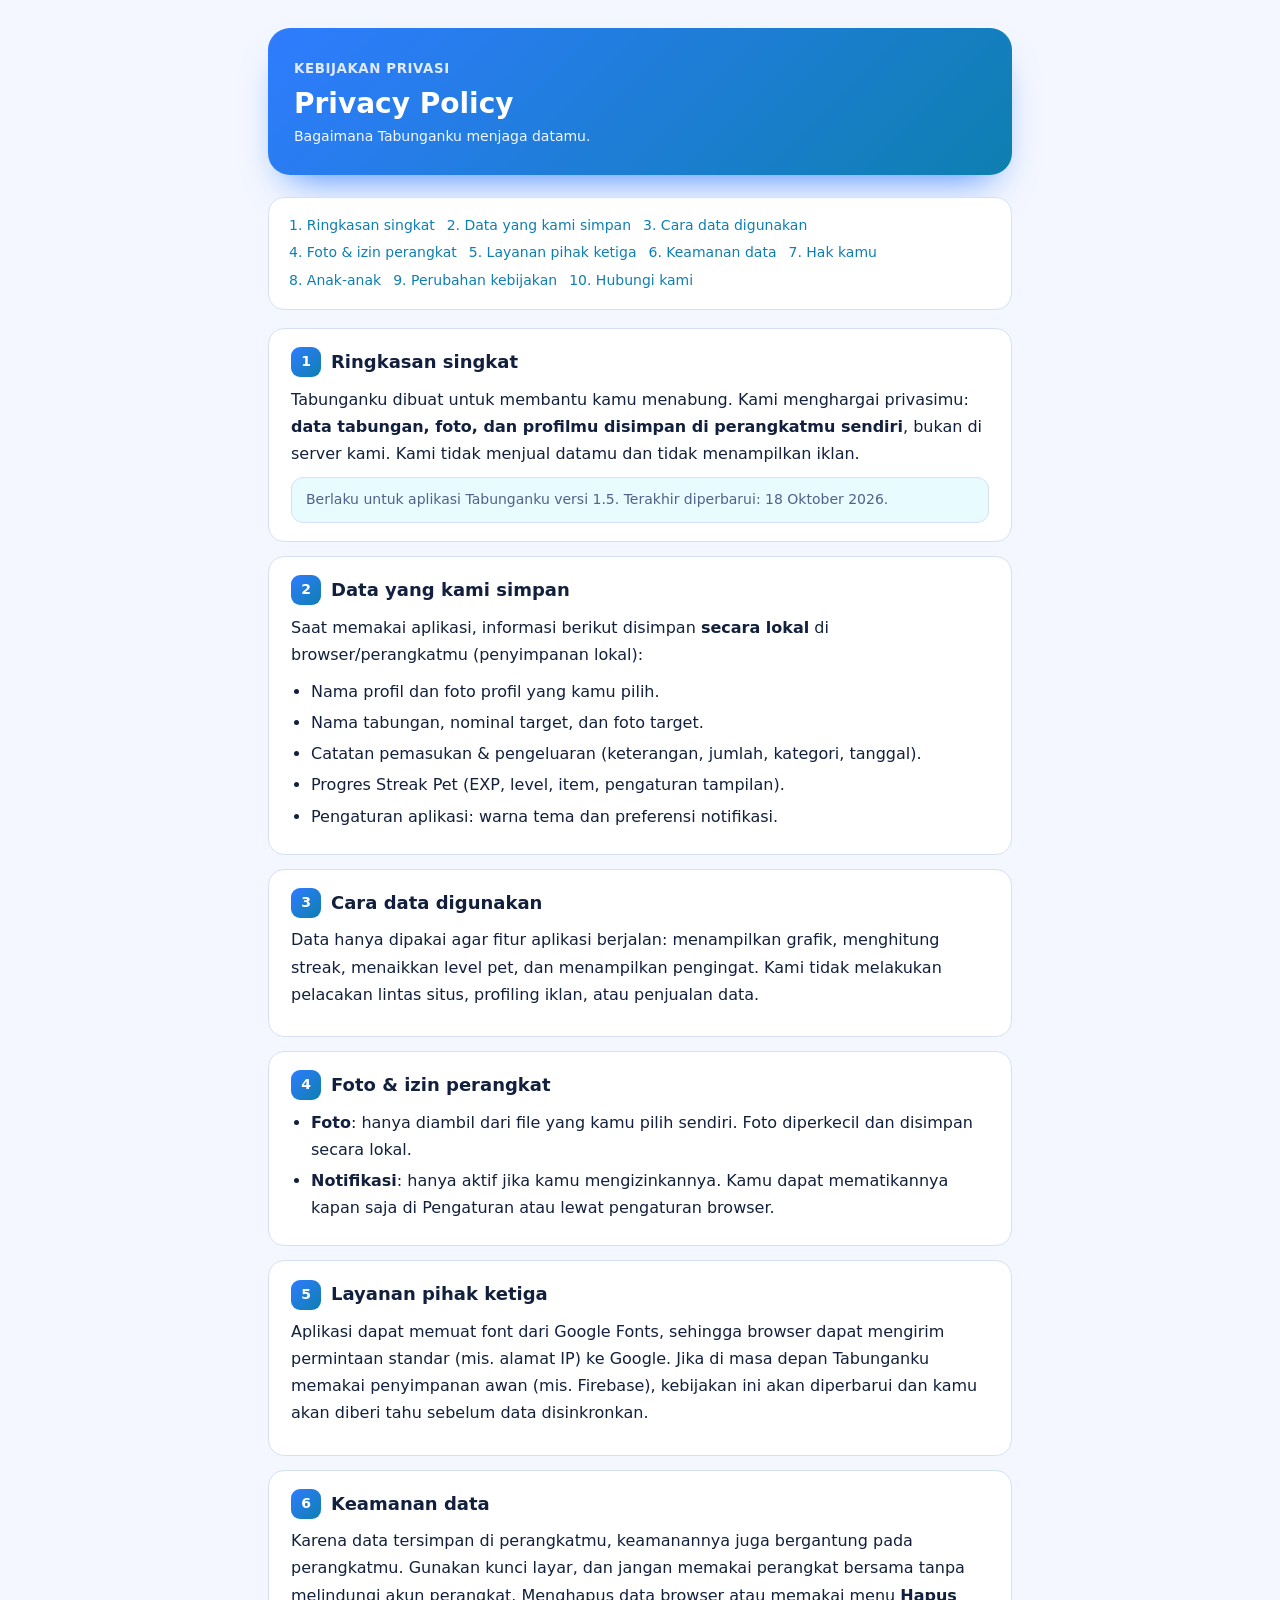
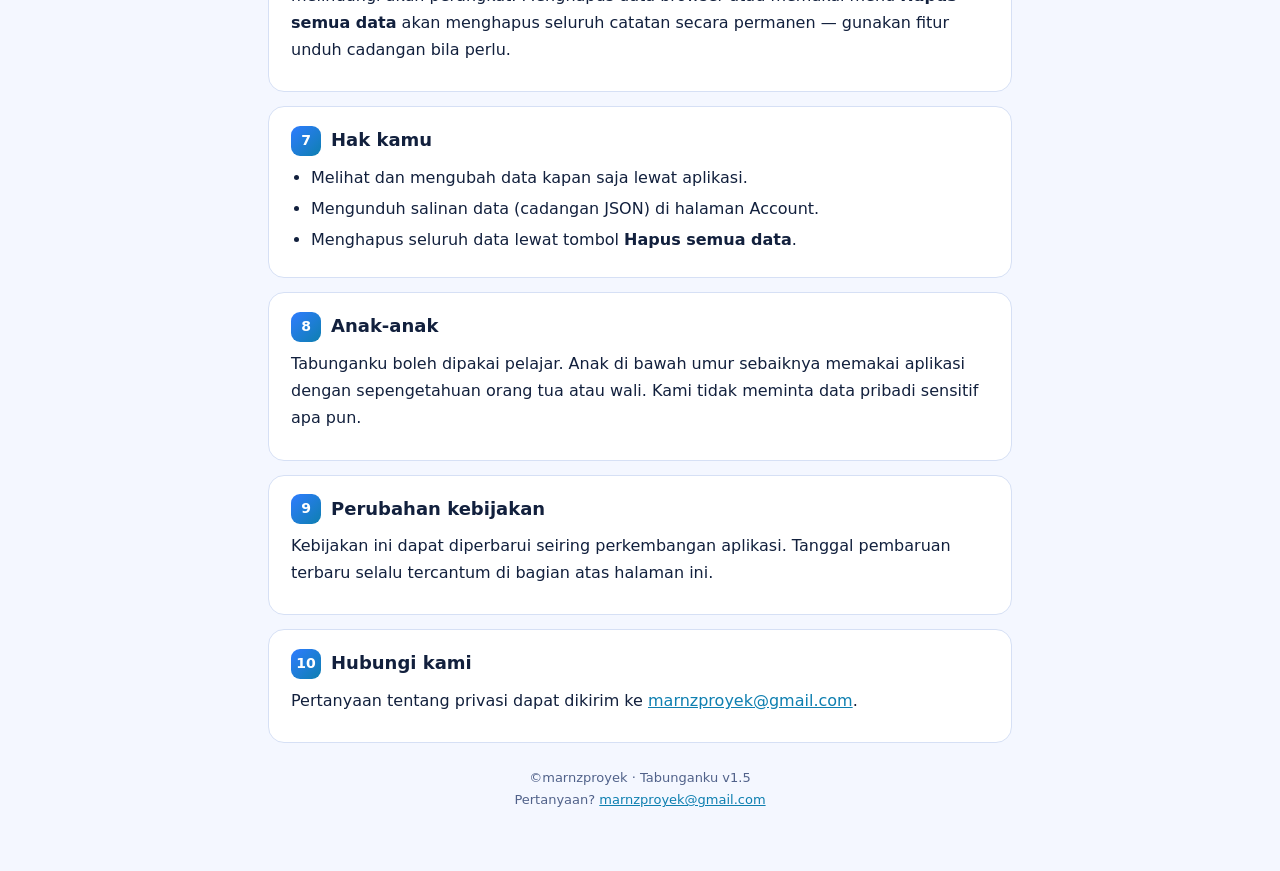
<file: tabunganku/legal/privacy-policy.html>
<!doctype html><html lang="id"><head><meta charset="utf-8"><meta name="viewport" content="width=device-width,initial-scale=1"><title>Privacy Policy — Tabunganku</title><style>
:root{color-scheme:dark light;--bg:#050b18;--card:#0a1426;--tx:#e8eefc;--mut:#8ea0c4;--line:rgba(120,160,255,.18);--a:#22d3ee;--a2:#2f7cff}
@media(prefers-color-scheme:light){:root{--bg:#f4f7ff;--card:#fff;--tx:#12203d;--mut:#51628a;--line:#d6e0f5;--a:#0e7fb0;--a2:#2f7cff}}
*{box-sizing:border-box}body{margin:0;background:var(--bg);color:var(--tx);font:16px/1.7 'Plus Jakarta Sans','Segoe UI',system-ui,sans-serif}
.wrap{max-width:780px;margin:0 auto;padding:28px 18px 60px}
.hero{border-radius:22px;padding:26px;background:linear-gradient(135deg,var(--a2),var(--a));color:#fff;margin-bottom:22px;box-shadow:0 20px 40px -20px var(--a2)}
.hero small{opacity:.85;font-weight:700;letter-spacing:.6px;text-transform:uppercase}.hero h1{margin:6px 0 4px;font-size:28px;line-height:1.2}.hero p{margin:0;opacity:.95;font-size:14px;color:#fff}
.toc{background:var(--card);border:1px solid var(--line);border-radius:16px;padding:14px 20px;margin-bottom:18px;font-size:14px}.toc a{color:var(--a);text-decoration:none;display:inline-block;margin:2px 12px 2px 0}
section{background:var(--card);border:1px solid var(--line);border-radius:16px;padding:18px 22px;margin-bottom:14px}
h2{font-size:18px;margin:0 0 8px;display:flex;gap:10px;align-items:center}h2 span{width:30px;height:30px;border-radius:9px;background:linear-gradient(135deg,var(--a2),var(--a));color:#fff;display:grid;place-items:center;font-size:14px;flex:none}
p{margin:0 0 10px;color:var(--tx)}ul{margin:0 0 6px;padding-left:20px;color:var(--tx)}li{margin-bottom:4px}b{font-weight:700}a{color:var(--a)}
.note{background:rgba(34,211,238,.1);border:1px solid var(--line);border-radius:12px;padding:10px 14px;font-size:14px;color:var(--mut)}
footer{text-align:center;color:var(--mut);font-size:13px;margin-top:24px}
</style></head><body><div class="wrap">
<div class="hero"><small>Kebijakan Privasi</small><h1>Privacy Policy</h1><p>Bagaimana Tabunganku menjaga datamu.</p></div><nav class="toc" aria-label="Daftar isi"><a href="#s1">1. Ringkasan singkat</a><a href="#s2">2. Data yang kami simpan</a><a href="#s3">3. Cara data digunakan</a><a href="#s4">4. Foto & izin perangkat</a><a href="#s5">5. Layanan pihak ketiga</a><a href="#s6">6. Keamanan data</a><a href="#s7">7. Hak kamu</a><a href="#s8">8. Anak-anak</a><a href="#s9">9. Perubahan kebijakan</a><a href="#s10">10. Hubungi kami</a></nav><section id="s1"><h2><span>1</span>Ringkasan singkat</h2><p>Tabunganku dibuat untuk membantu kamu menabung. Kami menghargai privasimu: <b>data tabungan, foto, dan profilmu disimpan di perangkatmu sendiri</b>, bukan di server kami. Kami tidak menjual datamu dan tidak menampilkan iklan.</p><div class='note'>Berlaku untuk aplikasi Tabunganku versi 1.5. Terakhir diperbarui: 18 Oktober 2026.</div></section><section id="s2"><h2><span>2</span>Data yang kami simpan</h2><p>Saat memakai aplikasi, informasi berikut disimpan <b>secara lokal</b> di browser/perangkatmu (penyimpanan lokal):</p><ul><li>Nama profil dan foto profil yang kamu pilih.</li><li>Nama tabungan, nominal target, dan foto target.</li><li>Catatan pemasukan & pengeluaran (keterangan, jumlah, kategori, tanggal).</li><li>Progres Streak Pet (EXP, level, item, pengaturan tampilan).</li><li>Pengaturan aplikasi: warna tema dan preferensi notifikasi.</li></ul></section><section id="s3"><h2><span>3</span>Cara data digunakan</h2><p>Data hanya dipakai agar fitur aplikasi berjalan: menampilkan grafik, menghitung streak, menaikkan level pet, dan menampilkan pengingat. Kami tidak melakukan pelacakan lintas situs, profiling iklan, atau penjualan data.</section><section id="s4"><h2><span>4</span>Foto & izin perangkat</h2><ul><li><b>Foto</b>: hanya diambil dari file yang kamu pilih sendiri. Foto diperkecil dan disimpan secara lokal.</li><li><b>Notifikasi</b>: hanya aktif jika kamu mengizinkannya. Kamu dapat mematikannya kapan saja di Pengaturan atau lewat pengaturan browser.</li></ul></section><section id="s5"><h2><span>5</span>Layanan pihak ketiga</h2><p>Aplikasi dapat memuat font dari Google Fonts, sehingga browser dapat mengirim permintaan standar (mis. alamat IP) ke Google. Jika di masa depan Tabunganku memakai penyimpanan awan (mis. Firebase), kebijakan ini akan diperbarui dan kamu akan diberi tahu sebelum data disinkronkan.</section><section id="s6"><h2><span>6</span>Keamanan data</h2><p>Karena data tersimpan di perangkatmu, keamanannya juga bergantung pada perangkatmu. Gunakan kunci layar, dan jangan memakai perangkat bersama tanpa melindungi akun perangkat. Menghapus data browser atau memakai menu <b>Hapus semua data</b> akan menghapus seluruh catatan secara permanen — gunakan fitur unduh cadangan bila perlu.</section><section id="s7"><h2><span>7</span>Hak kamu</h2><ul><li>Melihat dan mengubah data kapan saja lewat aplikasi.</li><li>Mengunduh salinan data (cadangan JSON) di halaman Account.</li><li>Menghapus seluruh data lewat tombol <b>Hapus semua data</b>.</li></ul></section><section id="s8"><h2><span>8</span>Anak-anak</h2><p>Tabunganku boleh dipakai pelajar. Anak di bawah umur sebaiknya memakai aplikasi dengan sepengetahuan orang tua atau wali. Kami tidak meminta data pribadi sensitif apa pun.</section><section id="s9"><h2><span>9</span>Perubahan kebijakan</h2><p>Kebijakan ini dapat diperbarui seiring perkembangan aplikasi. Tanggal pembaruan terbaru selalu tercantum di bagian atas halaman ini.</section><section id="s10"><h2><span>10</span>Hubungi kami</h2><p>Pertanyaan tentang privasi dapat dikirim ke <a href='mailto:marnzproyek@gmail.com'>marnzproyek@gmail.com</a>.</section>
<footer>©marnzproyek · Tabunganku v1.5<br>Pertanyaan? <a href="mailto:marnzproyek@gmail.com">marnzproyek@gmail.com</a></footer></div></body></html>
</file>
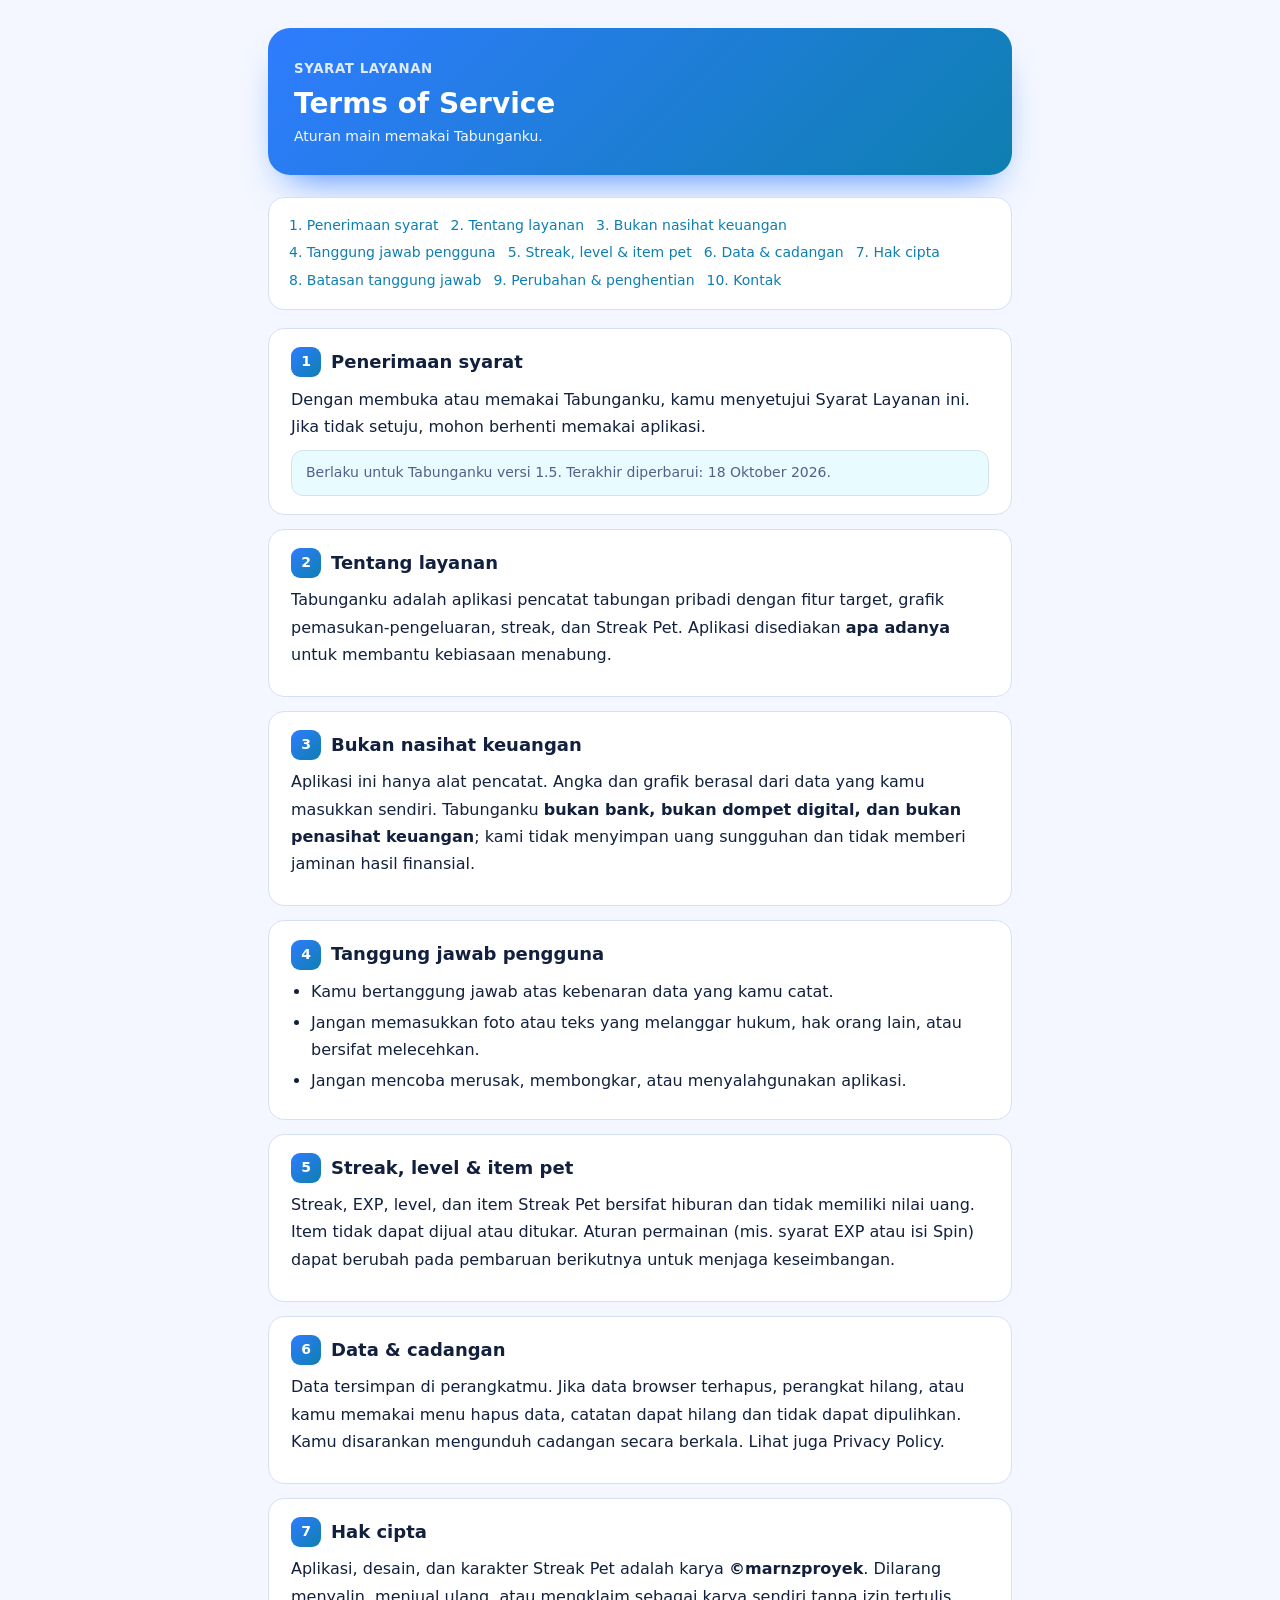
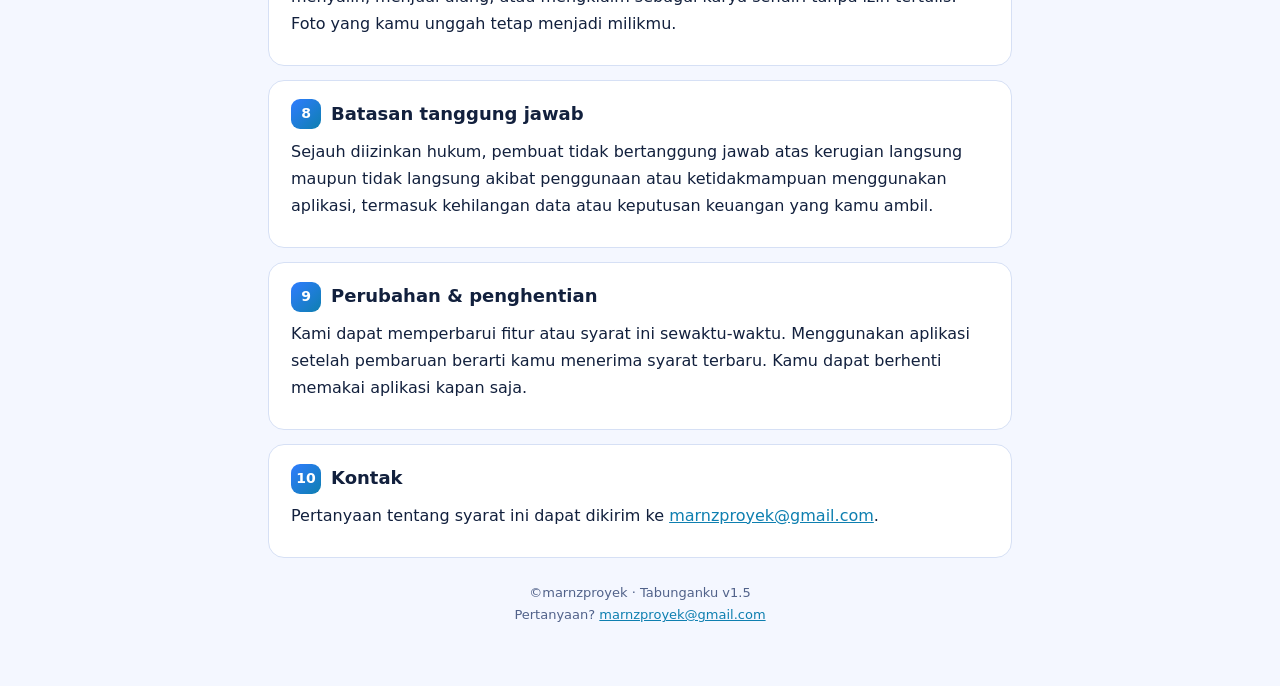
<file: tabunganku/legal/terms-of-service.html>
<!doctype html><html lang="id"><head><meta charset="utf-8"><meta name="viewport" content="width=device-width,initial-scale=1"><title>Terms of Service — Tabunganku</title><style>
:root{color-scheme:dark light;--bg:#050b18;--card:#0a1426;--tx:#e8eefc;--mut:#8ea0c4;--line:rgba(120,160,255,.18);--a:#22d3ee;--a2:#2f7cff}
@media(prefers-color-scheme:light){:root{--bg:#f4f7ff;--card:#fff;--tx:#12203d;--mut:#51628a;--line:#d6e0f5;--a:#0e7fb0;--a2:#2f7cff}}
*{box-sizing:border-box}body{margin:0;background:var(--bg);color:var(--tx);font:16px/1.7 'Plus Jakarta Sans','Segoe UI',system-ui,sans-serif}
.wrap{max-width:780px;margin:0 auto;padding:28px 18px 60px}
.hero{border-radius:22px;padding:26px;background:linear-gradient(135deg,var(--a2),var(--a));color:#fff;margin-bottom:22px;box-shadow:0 20px 40px -20px var(--a2)}
.hero small{opacity:.85;font-weight:700;letter-spacing:.6px;text-transform:uppercase}.hero h1{margin:6px 0 4px;font-size:28px;line-height:1.2}.hero p{margin:0;opacity:.95;font-size:14px;color:#fff}
.toc{background:var(--card);border:1px solid var(--line);border-radius:16px;padding:14px 20px;margin-bottom:18px;font-size:14px}.toc a{color:var(--a);text-decoration:none;display:inline-block;margin:2px 12px 2px 0}
section{background:var(--card);border:1px solid var(--line);border-radius:16px;padding:18px 22px;margin-bottom:14px}
h2{font-size:18px;margin:0 0 8px;display:flex;gap:10px;align-items:center}h2 span{width:30px;height:30px;border-radius:9px;background:linear-gradient(135deg,var(--a2),var(--a));color:#fff;display:grid;place-items:center;font-size:14px;flex:none}
p{margin:0 0 10px;color:var(--tx)}ul{margin:0 0 6px;padding-left:20px;color:var(--tx)}li{margin-bottom:4px}b{font-weight:700}a{color:var(--a)}
.note{background:rgba(34,211,238,.1);border:1px solid var(--line);border-radius:12px;padding:10px 14px;font-size:14px;color:var(--mut)}
footer{text-align:center;color:var(--mut);font-size:13px;margin-top:24px}
</style></head><body><div class="wrap">
<div class="hero"><small>Syarat Layanan</small><h1>Terms of Service</h1><p>Aturan main memakai Tabunganku.</p></div><nav class="toc" aria-label="Daftar isi"><a href="#s1">1. Penerimaan syarat</a><a href="#s2">2. Tentang layanan</a><a href="#s3">3. Bukan nasihat keuangan</a><a href="#s4">4. Tanggung jawab pengguna</a><a href="#s5">5. Streak, level & item pet</a><a href="#s6">6. Data & cadangan</a><a href="#s7">7. Hak cipta</a><a href="#s8">8. Batasan tanggung jawab</a><a href="#s9">9. Perubahan & penghentian</a><a href="#s10">10. Kontak</a></nav><section id="s1"><h2><span>1</span>Penerimaan syarat</h2><p>Dengan membuka atau memakai Tabunganku, kamu menyetujui Syarat Layanan ini. Jika tidak setuju, mohon berhenti memakai aplikasi.</p><div class='note'>Berlaku untuk Tabunganku versi 1.5. Terakhir diperbarui: 18 Oktober 2026.</div></section><section id="s2"><h2><span>2</span>Tentang layanan</h2><p>Tabunganku adalah aplikasi pencatat tabungan pribadi dengan fitur target, grafik pemasukan-pengeluaran, streak, dan Streak Pet. Aplikasi disediakan <b>apa adanya</b> untuk membantu kebiasaan menabung.</section><section id="s3"><h2><span>3</span>Bukan nasihat keuangan</h2><p>Aplikasi ini hanya alat pencatat. Angka dan grafik berasal dari data yang kamu masukkan sendiri. Tabunganku <b>bukan bank, bukan dompet digital, dan bukan penasihat keuangan</b>; kami tidak menyimpan uang sungguhan dan tidak memberi jaminan hasil finansial.</section><section id="s4"><h2><span>4</span>Tanggung jawab pengguna</h2><ul><li>Kamu bertanggung jawab atas kebenaran data yang kamu catat.</li><li>Jangan memasukkan foto atau teks yang melanggar hukum, hak orang lain, atau bersifat melecehkan.</li><li>Jangan mencoba merusak, membongkar, atau menyalahgunakan aplikasi.</li></ul></section><section id="s5"><h2><span>5</span>Streak, level & item pet</h2><p>Streak, EXP, level, dan item Streak Pet bersifat hiburan dan tidak memiliki nilai uang. Item tidak dapat dijual atau ditukar. Aturan permainan (mis. syarat EXP atau isi Spin) dapat berubah pada pembaruan berikutnya untuk menjaga keseimbangan.</section><section id="s6"><h2><span>6</span>Data & cadangan</h2><p>Data tersimpan di perangkatmu. Jika data browser terhapus, perangkat hilang, atau kamu memakai menu hapus data, catatan dapat hilang dan tidak dapat dipulihkan. Kamu disarankan mengunduh cadangan secara berkala. Lihat juga Privacy Policy.</section><section id="s7"><h2><span>7</span>Hak cipta</h2><p>Aplikasi, desain, dan karakter Streak Pet adalah karya <b>©marnzproyek</b>. Dilarang menyalin, menjual ulang, atau mengklaim sebagai karya sendiri tanpa izin tertulis. Foto yang kamu unggah tetap menjadi milikmu.</section><section id="s8"><h2><span>8</span>Batasan tanggung jawab</h2><p>Sejauh diizinkan hukum, pembuat tidak bertanggung jawab atas kerugian langsung maupun tidak langsung akibat penggunaan atau ketidakmampuan menggunakan aplikasi, termasuk kehilangan data atau keputusan keuangan yang kamu ambil.</section><section id="s9"><h2><span>9</span>Perubahan & penghentian</h2><p>Kami dapat memperbarui fitur atau syarat ini sewaktu-waktu. Menggunakan aplikasi setelah pembaruan berarti kamu menerima syarat terbaru. Kamu dapat berhenti memakai aplikasi kapan saja.</section><section id="s10"><h2><span>10</span>Kontak</h2><p>Pertanyaan tentang syarat ini dapat dikirim ke <a href='mailto:marnzproyek@gmail.com'>marnzproyek@gmail.com</a>.</section>
<footer>©marnzproyek · Tabunganku v1.5<br>Pertanyaan? <a href="mailto:marnzproyek@gmail.com">marnzproyek@gmail.com</a></footer></div></body></html>
</file>
